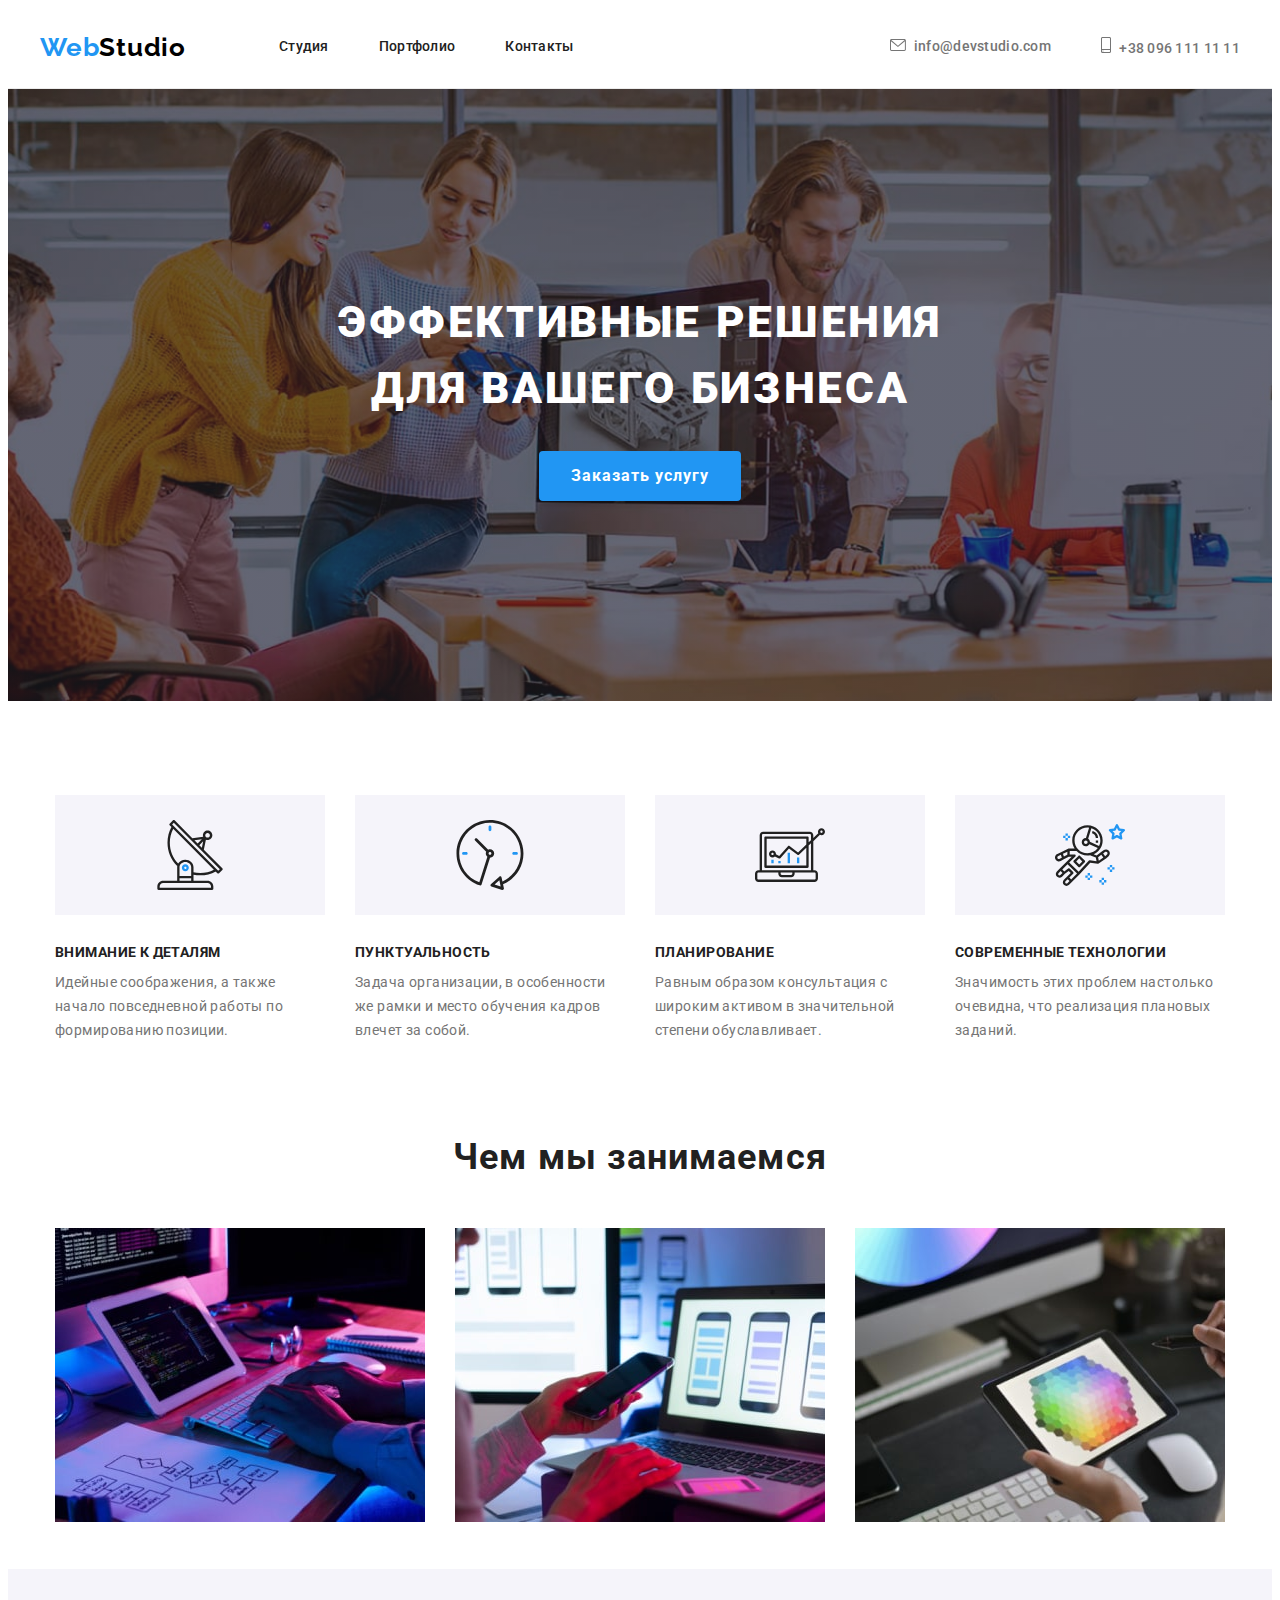
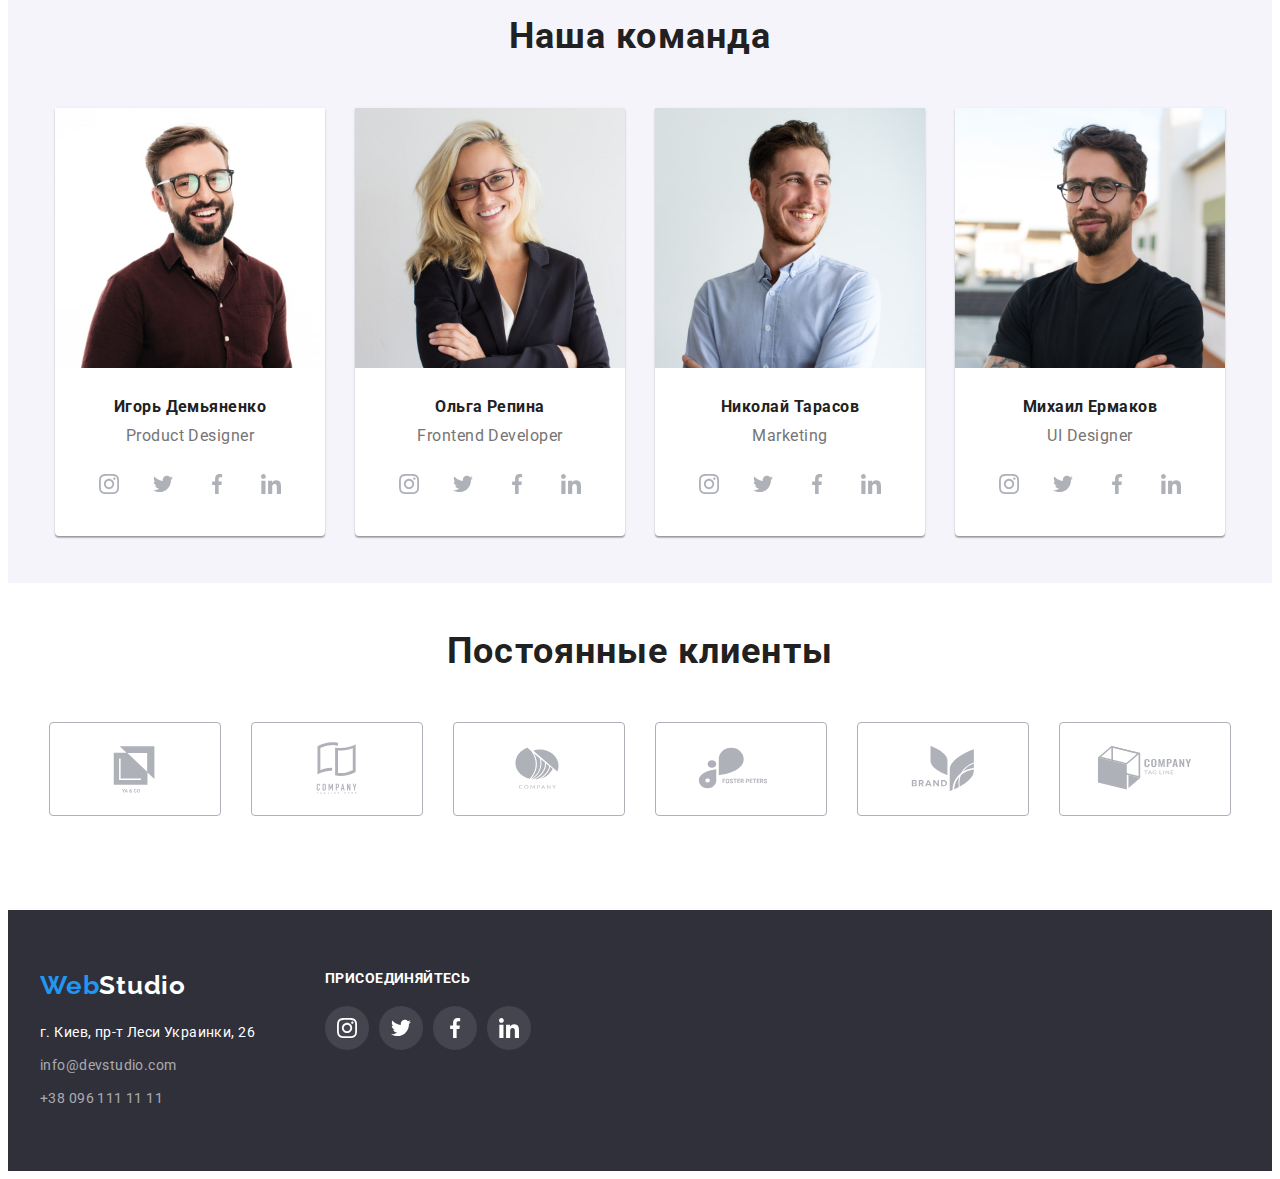
<file: index.html>
<!DOCTYPE html>
<html lang="ru">
<head>
    <meta charset="UTF-8">
    <meta http-equiv="X-UA-Compatible" content="IE=edge">
    <meta name="viewport" content="width=device-width, initial-scale=1.0">
    <title>WebStudio</title>
    <link rel="preconnect" href="https://fonts.googleapis.com">
    <link rel="preconnect" href="https://fonts.gstatic.com" crossorigin>
    <link href="https://fonts.googleapis.com/css2?family=Raleway:wght@700&family=Roboto:wght@400;500;700;900&display=swap" rel="stylesheet">
    <link rel="stylesheet" href="https://cdnjs.cloudflare.com/ajax/libs/modern-normalize/1.1.0/modern-normalize.min.css" integrity="sha512-wpPYUAdjBVSE4KJnH1VR1HeZfpl1ub8YT/NKx4PuQ5NmX2tKuGu6U/JRp5y+Y8XG2tV+wKQpNHVUX03MfMFn9Q==" crossorigin="anonymous" referrerpolicy="no-referrer" />
    <link rel="stylesheet" href="./css/style.css">
</head>
<body>
    <header class="header">
       <div class="container header-container">
         <a href="WebStudio" class="header-logo link" lang="en"><span class="accent">Web</span>Studio</a>
        <nav class="header-navigation">
         <ul class="header-list list">
           <li class="header-item">
                <a class="header-link link" href="">Студия</a>
            </li>
            <li class="header-item">
                <a class="header-link link" href="./portfolio.html">Портфолио</a>
            </li> 
            <li class="header-item">
                <a class="header-link link" href="">Контакты</a>
            </li>            
         </ul>
        </nav>
         <div class="header-contact">
          <ul class="header-address list">
            <li class="header-address-item">
                <a class="header-adress-link link" href="mailto:info@devstudio.com" aria-label="email">
                    <svg class="header-icon-svg" width="16" height="12">
                        <use href="./images/sprite.svg#icon-envelope-hover" class="svg-contact"></use>
                    </svg> info@devstudio.com
                </a>
            </li>
            <li class="header-address-item">
                <a class="header-adress-link link" href="tel:+380961111111" aria-label="tell">
                    <svg class="header-icon-svg" width="10" height="16">
                        <use href="./images/sprite.svg#icon-smartphone" class="svg-contact"></use>
                    </svg> +38 096 111 11 11
                </a>
            </li>
           </ul>
         </div>
        </div>
    </header>
        <main>
            <section class="hero">
                <div class="container hero-container">
                    <h1 class="hero-title">Эффективные решения 
                        для вашего бизнеса</h1>
                    <button class="hero-btn btn" type="button">Заказать услугу</button>
                </div>
            </section>
            <section class="about">
                <div class="container about-container">
                <ul class="about-list list">
                    <li class="about-item">
                        <div class="icon">
                            <svg class="pic-svg">
                              <use href="./images/sprite.svg#icon-antenna" class="svg-item"></use>
                            </svg>
                        </div>
                        <h3 class="about-title">Внимание к деталям</h3>
                        <p class="about-after-title">Идейные соображения, а также начало повседневной работы по формированию позиции.</p>
                    </li>
                    <li class="about-item">
                        <div class="icon">
                            <svg class="pic-svg">
                              <use href="./images/sprite.svg#icon-clock" class="svg-item"></use>
                            </svg>
                        </div>
                        <h3 class="about-title">Пунктуальность</h3>
                        <p class="about-after-title">Задача организации, в особенности же рамки и место обучения кадров влечет за собой.</p>
                    </li>
                    <li class="about-item">
                        <div class="icon">
                            <svg class="pic-svg">
                              <use href="./images/sprite.svg#icon-diagram" class="svg-item"></use>
                            </svg>
                        </div>
                        <h3 class="about-title">Планирование</h3>
                        <p class="about-after-title">Равным образом консультация с широким активом в значительной степени обуславливает.</p>
                    </li>
                    <li class="about-item">
                        <div class="icon">
                            <svg class="pic-svg">
                              <use href="./images/sprite.svg#icon-astronaut" class="svg-item"></use>
                            </svg>
                        </div>
                        <h3 class="about-title">Современные технологии</h3>
                        <p class="about-after-title">Значимость этих проблем настолько очевидна, что реализация плановых заданий.</p>
                    </li>
                </ul>
                </div>
            </section>
            <section class="foto">
                <div class="container foto-container">
                 <h2 class="foto-title">Чем мы занимаемся</h2>
                 <ul class="foto-list list" >
                    <li class="foto-foto"><img class="foto-link" src="./images/img-1.jpg" alt="Написание кода" width="370" height="294"></li>
                    <li class="foto-foto"><img class="foto-link" src="./images/img-2.jpg" alt="Подгонка программы" width="370" height="294"></li>
                    <li class="foto-foto"><img class="foto-link" src="./images/img-3.jpg" alt="Подбор цвета" width="370" height="294"></li>
                 </ul>
                </div>
            </section>
            <section class="time">
                <div class="container time-container">
                <h2 class="time-title">Наша команда</h2>
                <ul class="time-title-list list">
                    <li class="time-product">
                        <a class="time-btn link" href="">                        <img src="./images/img-a.jpg" alt="Product Designer" width="270" height="260">
                        <div class="time-text">
                          <h3 class="time-name">Игорь Демьяненко</h3>
                          <p class="after-time-name" lang="eng">Product Designer</p>
                        
                        <ul class="time-product-list social-list list">
                            <li class="social-item">
                                <a href="" class="social-link link">
                                    <svg class="social-icon">
                                        <use href="./images/sprite.svg#icon-instagram"></use>
                                    </svg>
                                </a>
                            </li>
                            <li class="social-item">
                                <a href="" class="social-link link">
                                    <svg class="social-icon">
                                        <use href="./images/sprite.svg#icon-twitter"></use>
                                    </svg>
                                </a>
                            </li>
                            <li class="social-item">
                                <a href="" class="social-link link">
                                    <svg class="social-icon">
                                        <use href="./images/sprite.svg#icon-facebook"></use>
                                    </svg>
                                </a>
                            </li>
                            <li class="social-item">
                                <a href="" class="social-link link">
                                    <svg class="social-icon">
                                        <use href="./images/sprite.svg#icon-linkedin"></use>
                                    </svg>
                                </a>
                            </li>
                          </ul>
                        </div>    
                    </a>
                    </li>
                    <li class="time-product">
                        <a class="time-btn link" href="">                        <img src="./images/img-b.jpg" alt="Product Designer" width="270" height="260">
                        <div class="time-text">
                          <h3 class="time-name">Ольга Репина</h3>
                          <p class="after-time-name" lang="en">Frontend Developer</p>
                          <ul class="time-product-list social-list list">
                            <li class="social-item">
                                <a href="" class="social-link link">
                                    <svg class="social-icon">
                                        <use href="./images/sprite.svg#icon-instagram"></use>
                                    </svg>
                                </a>
                            </li>
                            <li class="social-item">
                                <a href="" class="social-link link">
                                    <svg class="social-icon">
                                        <use href="./images/sprite.svg#icon-twitter"></use>
                                    </svg>
                                </a>
                            </li>
                            <li class="social-item">
                                <a href="" class="social-link link">
                                    <svg class="social-icon">
                                        <use href="./images/sprite.svg#icon-facebook"></use>
                                    </svg>
                                </a>
                            </li>
                            <li class="social-item">
                                <a href="" class="social-link link">
                                    <svg class="social-icon">
                                        <use href="./images/sprite.svg#icon-linkedin"></use>
                                    </svg>
                                </a>
                            </li>
                          </ul>
                        </div>
                        </a>
                    </li>
                    <li class="time-product">
                        <a class="time-btn link" href="">                        <img src="./images/img-c.jpg" alt="Product Designer" width="270" height="260">
                        <div class="time-text">
                          <h3 class="time-name">Николай Тарасов</h3>
                          <p class="after-time-name" lang="en">Marketing</p>
                          <ul class="time-product-list social-list list">
                            <li class="social-item">
                                <a href="" class="social-link link">
                                    <svg class="social-icon">
                                        <use href="./images/sprite.svg#icon-instagram"></use>
                                    </svg>
                                </a>
                            </li>
                            <li class="social-item">
                                <a href="" class="social-link link">
                                    <svg class="social-icon">
                                        <use href="./images/sprite.svg#icon-twitter"></use>
                                    </svg>
                                </a>
                            </li>
                            <li class="social-item">
                                <a href="" class="social-link link">
                                    <svg class="social-icon">
                                        <use href="./images/sprite.svg#icon-facebook"></use>
                                    </svg>
                                </a>
                            </li>
                            <li class="social-item">
                                <a href="" class="social-link link">
                                    <svg class="social-icon">
                                        <use href="./images/sprite.svg#icon-linkedin"></use>
                                    </svg>
                                </a>
                            </li>
                          </ul>
                        </div>
                        </a>
                    </li>
                    <li class="time-product">
                        <a class="time-btn link" href="">                        <img src="./images/img-d.jpg" alt="Product Designer" width="270" height="260">
                        <div class="time-text">
                          <h3 class="time-name">Михаил Ермаков</h3>
                          <p class="after-time-name" lang="en">UI Designer</p>
                          <ul class="time-product-list social-list list">
                            <li class="social-item">
                                <a href="" class="social-link link">
                                    <svg class="social-icon">
                                        <use href="./images/sprite.svg#icon-instagram"></use>
                                    </svg>
                                </a>
                            </li>
                            <li class="social-item">
                                <a href="" class="social-link link">
                                    <svg class="social-icon">
                                        <use href="./images/sprite.svg#icon-twitter"></use>
                                    </svg>
                                </a>
                            </li>
                            <li class="social-item">
                                <a href="" class="social-link link">
                                    <svg class="social-icon">
                                        <use href="./images/sprite.svg#icon-facebook"></use>
                                    </svg>
                                </a>
                            </li>
                            <li class="social-item">
                                <a href="" class="social-link link">
                                    <svg class="social-icon">
                                        <use href="./images/sprite.svg#icon-linkedin"></use>
                                    </svg>
                                </a>
                            </li>
                          </ul>
                        </div>
                        </a> 
                    </li>
                </ul>
                </div>
            </section>
            <section class="clients">
                <div class="container foto-clients">
                    <h2 class="foto-clients-title">Постоянные клиенты</h2>
                    <ul class="foto-clients-list list" >
                        <li class="clients-foto">
                         <a href="" class="clients-foto-link link">
                            <svg class="clients-foto-icon">
                                <use href="./images/sprite.svg#icon-logo1"></use>
                            </svg>
                         </a>
                        </li>
                        <li class="clients-foto">
                         <a href="" class="clients-foto-link link">
                            <svg class="clients-foto-icon">
                                <use href="./images/sprite.svg#icon-logo2"></use>
                            </svg>
                         </a>
                        </li>
                        <li class="clients-foto">
                         <a href="" class="clients-foto-link link">
                            <svg class="clients-foto-icon">
                                <use href="./images/sprite.svg#icon-logo3"></use>
                            </svg>
                         </a>
                        </li>
                        <li class="clients-foto">
                            <a href="" class="clients-foto-link link">
                               <svg class="clients-foto-icon">
                                   <use href="./images/sprite.svg#icon-logo4"></use>
                               </svg>
                            </a>
                        </li>
                        <li class="clients-foto">
                            <a href="" class="clients-foto-link link">
                               <svg class="clients-foto-icon">
                                   <use href="./images/sprite.svg#icon-logo5"></use>
                               </svg>
                            </a>
                        </li>
                        <li class="clients-foto">
                            <a href="" class="clients-foto-link link">
                               <svg class="clients-foto-icon">
                                   <use href="./images/sprite.svg#icon-logo6"></use>
                               </svg>
                            </a>
                        </li>
                    </ul>
                   </div>
            </section>
        </main>
        <footer class="footer-navigation">
            <div class="container footer-container">
                <div class="footer-left">
                <a href="WebStudio" class="footer-logo link" lang="en"><span class="accent-logo">Web</span>Studio</a>
                <address>
                <ul class="footer-navigation-list list">
                    <li class="footer-navigation-item">
                        <a class="footer-address-link link" href="">г. Киев, пр-т Леси Украинки, 26</a>
                    </li>
                    <li class="footer-navigation-item">
                        <a class="footer-addres-link link" href="mailto:info@devstudio.com">info@devstudio.com</a>
                    </li>
                    <li class="footer-navigation-item">
                        <a class="footer-addres-link link" href="tel:+380961111111">+38 096 111 11 11</a>
                    </li>
                </ul>
                </address>
                </div>
             <div class="footer-right">
                <h2 class="footer-social-title">Присоединяйтесь</h2>
                  <ul class="footer-social-list list">
                    <li class="footer-social-item link"><a href="" class="footer-social-link link">
                      <svg class="footer-social-icon">
                        <use href="./images/sprite.svg#icon-instagram"></use>
                      </svg>
                      </a> 
                    </li>
                    <li class="footer-social-item"><a href="" class="footer-social-link link">
                      <svg class="footer-social-icon">
                        <use href="./images/sprite.svg#icon-twitter"></use>
                      </svg>
                      </a>
                    </li>
                    <li class="footer-social-item"> <a href="" class="footer-social-link link">
                      <svg class="footer-social-icon">
                        <use href="./images/sprite.svg#icon-facebook"></use>
                      </svg>
                      </a>
                    </li>
                    <li class="footer-social-item"> <a href="" class="footer-social-link link">
                      <svg class="footer-social-icon">
                        <use href="./images/sprite.svg#icon-linkedin"></use>
                      </svg>
                      </a>
                    </li>
                  </ul>
              </div>
            </div>
        </footer>
    
</body>
</html>
</file>
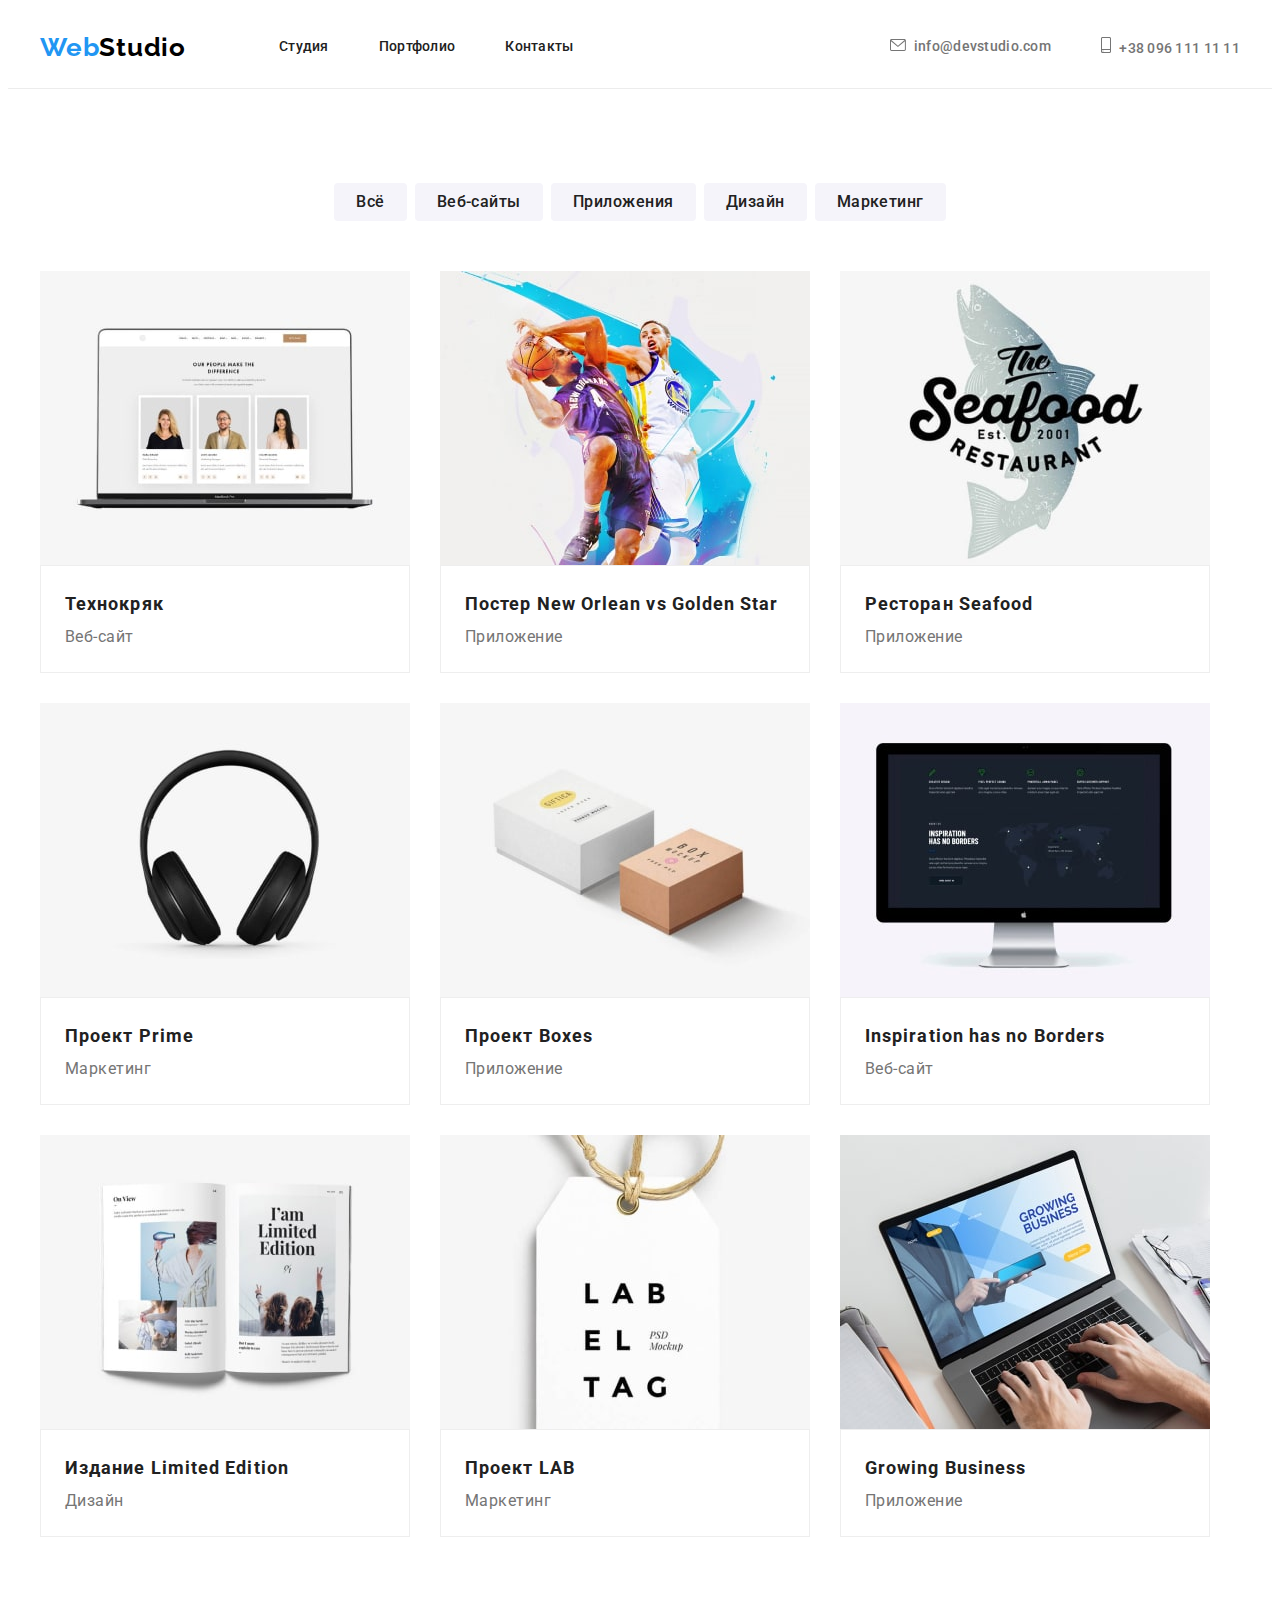
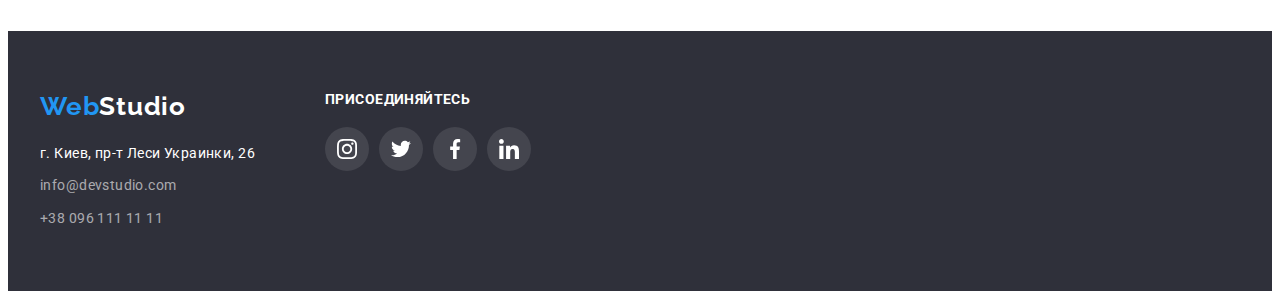
<file: portfolio.html>
<!DOCTYPE html>
<html lang="en">
<head>
    <meta charset="UTF-8">
    <meta http-equiv="X-UA-Compatible" content="IE=edge">
    <meta name="viewport" content="width=device-width, initial-scale=1.0">
    <title>Portfolio</title>
    <link rel="preconnect" href="https://fonts.googleapis.com">
    <link rel="preconnect" href="https://fonts.gstatic.com" crossorigin>
    <link href="https://fonts.googleapis.com/css2?family=Raleway:wght@700&family=Roboto:wght@400;500;700;900&display=swap" rel="stylesheet">
    <link rel="stylesheet" href="https://cdnjs.cloudflare.com/ajax/libs/modern-normalize/1.1.0/modern-normalize.min.css" integrity="sha512-wpPYUAdjBVSE4KJnH1VR1HeZfpl1ub8YT/NKx4PuQ5NmX2tKuGu6U/JRp5y+Y8XG2tV+wKQpNHVUX03MfMFn9Q==" crossorigin="anonymous" referrerpolicy="no-referrer" />
    <link rel="stylesheet" href="./css/style.css">
</head>
<body>
    <header class="header">
        <div class="container header-container">
          <a href="WebStudio" class="header-logo link" lang="en"><span class="accent">Web</span>Studio</a>
         <nav class="header-navigation">
          <ul class="header-list list">
            <li class="header-item">
                 <a class="header-link link" href="./index.html">Студия</a>
             </li>
             <li class="header-item">
                 <a class="header-link link" href="./portfolio.html">Портфолио</a>
             </li> 
             <li class="header-item">
                 <a class="header-link link" href="">Контакты</a>
             </li>            
          </ul>
         </nav>
          <div class="header-contact">
           <ul class="header-address list">
             <li class="header-address-item">
                 <a class="header-adress-link link" href="mailto:info@devstudio.com" aria-label="email">
                     <svg class="header-icon-svg" width="16" height="12">
                         <use href="./images/sprite.svg#icon-envelope-hover" class="svg-contact"></use>
                     </svg> info@devstudio.com
                 </a>
             </li>
             <li class="header-address-item">
                 <a class="header-adress-link link" href="tel:+380961111111" aria-label="tell">
                     <svg class="header-icon-svg" width="10" height="16">
                         <use href="./images/sprite.svg#icon-smartphone" class="svg-contact"></use>
                     </svg> +38 096 111 11 11
                 </a>
             </li>
            </ul>
          </div>
         </div>
     </header> 
    <main>
        <section class="button">
          <h1 class="visually-hidden" lang="en">Button</h1>
            <div class="container button-container">
            <ul class="button-list list">
                <li class="button-button">
                    <button class="button-link link" type="button">Всё</button>
                </li>
                <li class="button-button">
                    <button class="button-link link" type="button">Веб-сайты</button>
                </li>
                <li class="button-button">
                    <button class="button-link link" type="button">Приложения</button>
                </li>
                <li  class="button-button">
                    <button class="button-link link" type="button">Дизайн</button>
                </li>
                <li class="button-button">
                    <button class="button-link link" type="button">Маркетинг</button>
                </li>
            </ul>
            <h2 class="visually-hidden" lang="en">Portfolio</h2>
            <ul class="portfolio-list list">
                <li class="portfolio-item">
                    <a class="portfolio-link link" href="">
                    <img src="./images/img-p1.jpg" alt="Product" width="370" height="294">
                     <div class="product-content">                    
                      <h3 class="portfolio-title">Технокряк</h3>
                      <p class="portfolio-after-title">Веб-сайт</p>
                     </div> 
                    </a>
                </li>
                <li class="portfolio-item">
                    <a class="portfolio-link link" href="">
                    <img src="./images/img-p2.jpg" alt="Product" width="370" height="294">
                     <div class="product-content"> 
                      <h3 class="portfolio-title">Постер New Orlean vs Golden Star</h3>
                      <p class="portfolio-after-title">Приложение</p>
                     </div>
                    </a>
                </li>
                <li class="portfolio-item">
                    <a class="portfolio-link link" href="">
                    <img src="./images/img-p3.jpg" alt="Product" width="370" height="294">
                     <div class="product-content"> 
                      <h3 class="portfolio-title">Ресторан Seafood</h3>
                      <p class="portfolio-after-title">Приложение</p>
                     </div>
                    </a>
                </li>
                <li class="portfolio-item">
                    <a  class="portfolio-link link" href="">
                    <img src="./images/img-p4.jpg" alt="Product" width="370" height="294">
                     <div class="product-content"> 
                      <h3 class="portfolio-title">Проект Prime</h3>
                      <p class="portfolio-after-title">Маркетинг</p>
                     </div>
                    </a>
                </li>
                <li class="portfolio-item">
                    <a  class="portfolio-link link" href="">
                    <img src="./images/img-p5.jpg" alt="Product" width="370" height="294">
                     <div class="product-content"> 
                      <h3 class="portfolio-title">Проект Boxes</h3>
                      <p class="portfolio-after-title">Приложение</p>
                     </div>
                    </a>
                </li>
                <li class="portfolio-item">
                    <a  class="portfolio-link link" href="">
                    <img src="./images/img-p6.jpg" alt="Product" width="370" height="294">
                     <div class="product-content"> 
                      <h3 class="portfolio-title">Inspiration has no Borders</h3>
                      <p class="portfolio-after-title">Веб-сайт</p>
                     </div>
                    </a>
                </li>
                <li class="portfolio-item">
                    <a  class="portfolio-link link" href="">
                    <img src="./images/img-p7.jpg" alt="Product" width="370" height="294">
                     <div class="product-content"> 
                      <h3 class="portfolio-title">Издание Limited Edition</h3>
                      <p class="portfolio-after-title">Дизайн</p>
                     </div>
                    </a>
                </li>
                <li class="portfolio-item">
                    <a  class="portfolio-link link" href="">
                    <img src="./images/img-p8.jpg" alt="Product" width="370" height="294">
                     <div class="product-content"> 
                      <h3 class="portfolio-title">Проект LAB</h3>
                      <p class="portfolio-after-title">Маркетинг</p>
                     </div>
                    </a>
                </li>
                <li class="portfolio-item">
                    <a  class="portfolio-link link" href="">
                    <img src="./images/img-p9.jpg" alt="Product" width="370" height="294">
                     <div class="product-content">
                      <h3 class="portfolio-title">Growing Business</h3>
                      <p class="portfolio-after-title">Приложение</p>
                     </div>
                    </a>
                </li>
            </ul>
            </div>
        </section>
    </main>
    <footer class="footer-navigation">
        <div class="container footer-container">
            <div class="footer-left">
            <a href="WebStudio" class="footer-logo link" lang="en"><span class="accent-logo">Web</span>Studio</a>
            <address>
            <ul class="footer-navigation-list list">
                <li class="footer-navigation-item">
                    <a class="footer-address-link link" href="">г. Киев, пр-т Леси Украинки, 26</a>
                </li>
                <li class="footer-navigation-item">
                    <a class="footer-addres-link link" href="mailto:info@devstudio.com">info@devstudio.com</a>
                </li>
                <li class="footer-navigation-item">
                    <a class="footer-addres-link link" href="tel:+380961111111">+38 096 111 11 11</a>
                </li>
            </ul>
            </address>
            </div>
         <div class="footer-right">
            <h2 class="footer-social-title">Присоединяйтесь</h2>
              <ul class="footer-social-list list">
                <li class="footer-social-item link"><a href="" class="footer-social-link link">
                  <svg class="footer-social-icon">
                    <use href="./images/sprite.svg#icon-instagram"></use>
                  </svg>
                  </a> 
                </li>
                <li class="footer-social-item"><a href="" class="footer-social-link link">
                  <svg class="footer-social-icon">
                    <use href="./images/sprite.svg#icon-twitter"></use>
                  </svg>
                  </a>
                </li>
                <li class="footer-social-item"> <a href="" class="footer-social-link link">
                  <svg class="footer-social-icon">
                    <use href="./images/sprite.svg#icon-facebook"></use>
                  </svg>
                  </a>
                </li>
                <li class="footer-social-item"> <a href="" class="footer-social-link link">
                  <svg class="footer-social-icon">
                    <use href="./images/sprite.svg#icon-linkedin"></use>
                  </svg>
                  </a>
                </li>
              </ul>
          </div>
        </div>
    </footer>  
</body>
</html>
</file>
<file: css/style.css>
:root {
  --primary-title-color: #ffffff;
  --secondary-title-color: #212121;
  --primary-text-color:#757575;
  --secondary-text-color: #212121;
  --third-text-color: #000000;
  --accent-color: #2196f3;
}
p, h1, h2, h3, h4, h5, h6 {
  margin: 0;
}
ul {
  margin: 0;
  padding-left: 0;
}
img {
  display: block;
  max-width: 100%;
  height: auto;
  }
body {
  font-family: 'Roboto', sans-serif;
  letter-spacing: 0.03em;
}
a {
  display: block;
}
.link {
  text-decoration: none;
}
.list {
  list-style: none;
}
.container {
  width: 1200px;
  margin: 0 auto;
  padding-right: 15px;
  padding-left: 15px;
  
}

/*---------Header---------*/

.header {
  border-bottom: 1px solid #ececec;
  padding-top: 24px;
  padding-bottom: 25px;
}
.header-logo {
font-family: Raleway;
font-style: normal;
font-weight: bold;
font-size: 26px;
line-height: 1.19;
letter-spacing: 0.03em;
color: var(--third-text-color);
margin-right: 93px;
}
.accent {
color: var(--accent-color);
}
.header-link {
font-weight: 500;
font-size: 14px;
line-height: 1.14;
letter-spacing: 0.02em;
color: var(--secondary-text-color);
}
.header-link:hover,
.header-link:focus {
  color: var(--accent-color);
  }
.header-adress-link {
  font-weight: 500;
  font-size: 14px;
  line-height: 1.14;
  letter-spacing: 0.02em;
  color: var(--primary-text-color);
  }
.header-adress-link:hover,
.header-adress-link:focus {
  color: var(--accent-color);
}
.header-container {
  align-items: center;
  display: flex;
}
.header-navigation {
  display: flex;
  align-items: center;
}
.header-contact {
  display: flex;
  margin-left: auto;
}
.header-list {
  display: flex;
}
.header-address {
  display: flex;
  margin-left: auto;
}
.header-address-item{
  margin-left: auto;
  display: flex;
  align-items: center;
}
.header-list .header-item {
  margin-right: 50px;
 }
 .header-list .header-item:last-child {
  margin-right: 0;
 }
 .header-address .header-address-item {
   margin-right: 50px;
}
 .header-address .header-address-item:last-child {
 margin-right: 0;
 }
 .header-icon-svg {
   margin-right: 5px;
   fill: currentColor;
 }

/*----------HERO---------*/

.hero {
  background-color: #2F303A;
  background-image: linear-gradient(to right, 
rgba(47, 48, 58, 0.4), 
rgba(47, 48, 58, 0.4)),
  url(../images/Img-min.jpg);
  background-size: cover;
  background-repeat: no-repeat;
  background-position: center;
}
.hero-container {
padding-top: 200px;
padding-bottom: 200px;
align-items: center;
text-align: center;
}
.hero-title {
  margin: 0 auto;
  margin-bottom: 30px;
font-weight: 900;
font-size: 44px;
line-height: 1.5;
align-items: center;
text-align: center;
letter-spacing: 0.06em;
text-transform: uppercase;
color: var(--primary-title-color);
max-width: 696px;
}
.hero-btn {
  min-width: 200px;
  padding: 10px 32px;
  box-shadow: 0px 4px 4px rgba(0, 0, 0, 0.15);
  border-radius: 4px;
  background-color: var(--accent-color);
  cursor: pointer;
  font-family: Roboto;
  font-style: normal;
  font-weight: bold;
  font-size: 16px;
  line-height: 1.87;
  display: inline-block;
  align-items: center;
  text-align: center;
  letter-spacing: 0.06em;
  border:none;
  color: var(--primary-title-color);
}
.hero-btn:hover,
.hero-btn:focus {
  color: var(--primary-title-color);
  }
  /*--------ABOUT------*/

.about {
padding-top: 94px;
padding-bottom: 47px;
}
.about-list {
display: flex;
flex-wrap: wrap;
justify-content: center;
}
.about-list .about-item {
width: 270px;
}
.about-item{
flex-basis: calc((100% - 120px) / 4);
}
.about-item:not(:first-child) {
margin-left: 30px;
}
.icon {
  display: flex;
  height: 120px;
  margin-bottom: 30px;
  background-color: #F5F4FA;
  align-items: center;
  justify-content: center;
}
.pic-svg {
  width: 70px;
  height: 70px;
}
.about-after-title {
min-width: 270px;
margin: 0 auto;
}
.about-title {
  margin-bottom: 10px;
  font-size: 14px;
  line-height: 1.14;
  letter-spacing: 0.03em;
  text-transform: uppercase;
  color: var(--secondary-text-color);
}
.about-after-title {
  font-size: 14px;
  line-height: 1.71;
  letter-spacing: 0.03em;
  color: var(--primary-text-color);
}
/*-------FOTO------*/
.foto {
  padding-top: 47px;
  padding-bottom: 47px;
}
.foto-container .foto-title {
  align-items: center;
  text-align: center;
}
.foto-list {
display: flex;
flex-wrap: wrap;
justify-content: center;
}
.foto-foto {
flex-basis: calc((100% - 90px) / 3);
}
.foto-foto:not(:first-child) {
margin-left: 30px;
}

.foto-title {
 margin-bottom: 50px;
 font-size: 36px;
 line-height: 1.16;
 letter-spacing: 0.03em;
 color: var(--secondary-text-color);
}
/*-------TIME--------*/
.time {
padding-top: 47px;
padding-bottom: 47px;
background-color: #F5F4FA;
}
.time-container .time-title {
  align-items: center;
  text-align: center; 
}
.time-title-list {
  display: flex;
  flex-wrap: wrap;
  justify-content: center;
}
.time-product {
  background: var(--primary-title-color);
  box-shadow: 0px 1px 3px rgb(0 0 0 / 12%), 0px 1px 1px rgb(0 0 0 / 14%), 0px 2px 1px rgb(0 0 0 / 20%);
  border-radius: 0px 0px 4px 4px;
}
.time-product {
flex-basis:calc((100% - 120px) / 4);
}
.time-product:not(:first-child) {
  margin-left: 30px;
}
.time-text {
padding-top: 30px;
padding-bottom: 30px;
}
.time-name {
padding-bottom: 10px;
}
.time-title {
 margin-bottom: 50px;
 font-size: 36px;
line-height: 1.16;
letter-spacing: 0.03em;
color: var(--secondary-title-color);
}
.time-name {
font-size: 16px;
line-height: 1.18;
text-align: center;
letter-spacing: 0.03em;
color: var(--secondary-title-color);
}
.after-time-name {
  margin-bottom: 16px;
  font-size: 16px;
line-height: 1.18;
text-align: center;
letter-spacing: 0.03em;
color: var(--primary-text-color);
}
.social-list {
  display: flex;
  justify-content: center;
}
.social-item {
  width: 44px;
  height: 44px;
}
.social-item + .social-item {
margin-left: 10px;
}
.social-link {
  width: 100%;
  height: 100%;
  display: flex;
  align-items: center;
  justify-content: center;
  border-radius: 22px;
  background-color: var(--primary-title-color);
}
.social-link:hover, 
.social-link:focus {
background-color: var(--accent-color);
}
.social-link:hover .social-icon, 
.social-link:focus .social-icon {
fill: var(--primary-title-color);
}
.social-icon {
  width: 20px;
  height: 20px;
  fill: #AFB1B8;
}
/*-------CLIENTS---------*/
.clients {
  padding-top: 47px;
  padding-bottom: 94px;
}
.foto-clients-title {
  color: var(--secondary-title-color);
    font-size: 36px;
    font-style: normal;
    font-weight: 700;
    line-height: 1.17;
    letter-spacing: 0.03em;
    text-align: center;
    margin-bottom: 50px;
}
.foto-clients-list {
  margin: 0;
  padding: 0;
  display: flex;
  justify-content: center;
  list-style: none;
  padding-inline-start: 0;
  margin-inline-end: 0;
  align-items: center;
}
.clients-foto {
  display: flex;
  align-items: center;
  justify-content: center;
}
.clients-foto {
  margin-right: 30px;
}
.clients-foto:last-child {
margin-right: 0;
}
.clients-foto-link {
  display: flex;
    width: 170px;
    height: 92px;
    background-color: transparent;
    color: #afb1b8;
    border: 1px solid #afb1b8;
    border-radius: 4px;
    align-items: center;
    justify-content: center;
}
.clients-foto-icon {
  width: 106px;
  height: 60px;
  fill: currentColor;
}
.clients-foto-link:hover, 
.clients-foto-link:focus {
background-color:var(--primary-title-color);
border-color: var(--accent-color);
}
.clients-foto-link:hover .clients-foto-icon, 
.clients-foto-link:focus .clients-foto-icon {
fill:var(--accent-color);
}

/*-------FOOTER------*/
.footer-container{
  display: flex;
  align-items: flex-start;
}
.footer-left{
  margin-right: 70px;
}
.footer-navigation {
  background-color: #2F303A;
  padding-top: 60px;
  padding-bottom: 60px;
}
.footer-logo {
display: block;
margin-bottom: 20px;
font-family: Raleway;
font-style: normal;
font-weight: bold;
font-size: 26px;
line-height: 1.19;
letter-spacing: 0.03em;
color: var(--primary-title-color);
}
.accent-logo {
color: var(--accent-color);
}
.footer-navigation-item:not(:last-child) {
margin-bottom: 9px;
}
.footer-address-link {
font-family: Roboto;
font-style: normal;
font-weight: 400;
font-size: 14px;
line-height: 1.71;
letter-spacing: 0.03em;
color: var(--primary-title-color);
}
.footer-address-link:hover,
.footer-address-link:focus {
  color: var(--accent-color);
}
.footer-addres-link {
 font-family: Roboto;
font-style: normal;
font-weight: 400;
font-size: 14px;
line-height: 1.71;
letter-spacing: 0.03em;
color: rgba(255, 255, 255, 0.6);
}
.footer-addres-link:hover,
.footer-addres-link:focus {
  color: var(--accent-color);
}

.footer-social-title {
  display: block;
  margin-bottom: 20px;
  font-weight: 700;
  font-size: 14px;
  line-height: 1.143;
  letter-spacing: 0.03em;
  text-transform: uppercase;
  color: var(--primary-title-color);
}
.footer-social-list {
  align-items: center;
  justify-content: center;
  display: flex;
}
.footer-social-item {
  width: 44px;
  height: 44px;
}
.footer-social-item:not(:last-child) {
  margin-right: 10px;
}

.footer-social-link {
  display: flex;
    background-color: rgba(255, 255, 255, 0.1);
    padding: 0;
    width: 100%;
    height: 100%;
    border-radius: 50%;
    justify-content: center;
    align-items: center;
}
.footer-social-icon {
  width: 20px;
  height: 20px;
  fill:var(--primary-title-color);
}
.footer-social-link:hover, 
.footer-social-link:focus {
background-color:var(--accent-color);
}
.footer-social-link:hover .footer-social-icon, 
.footer-social-link:focus .footer-social-icon {
fill:var(--primary-title-color);
}

/*--------PORTFOLIO------*/

.button {
  padding-top: 94px;
  padding-bottom: 94px;
}
.button-list {
display: flex;
align-items: center;
justify-content: center;
margin-bottom: 50px;
}
.visually-hidden {
  position: absolute;
  width: 1px;
  height: 1px;
  margin: -1px;
  padding: 0;
  overflow: hidden;
  border: 0;
  clip: rect(0 0 0 0);
}
.button-button {
margin-right: 8px;
align-items: center;
}
.button-button:last-child {
margin-right: 0;
}
.button-link {
margin: 0 auto;
padding: 6px 22px;
font-family: Roboto;
font-style: normal;
font-weight: 500;
font-size: 16px;
line-height: 1.62;
letter-spacing: 0.03em;
color: var(--secondary-title-color);
cursor: pointer;
text-align: center;
background-color: #F5F4FA;
border-radius: 4px;
border:none;
}
.button-link:hover,
.button-link:focus,
.button-link:active {
background-color: #2196F3;
color: var(--primary-title-color);
border-radius: 4px;
}
.portfolio-list {
display: flex;
flex-wrap: wrap;
}
.portfolio-item {
  display: block;
  flex-basis: auto;
margin-right: 30px;
margin-bottom: 30px;
}
.portfolio-item:nth-child(3n) {
margin-right: 0;
}
.portfolio-item:nth-last-child(-n + 3) {
  margin-bottom: 0;
}
.portfolio-link:hover, 
.portfolio-link:focus, 
.portfolio-link:active {
  box-shadow: 0px 1px 1px rgb(0 0 0 / 12%), 0px 4px 4px rgb(0 0 0 / 6%), 1px 4px 6px rgb(0 0 0 / 16%);
}
.product-content {
padding: 20px 24px;
border: 1px solid #EEEEEE;
}
.portfolio-title {
font-family: Roboto;
font-style: normal;
font-weight: 700;
font-size: 18px;
line-height: 2;
letter-spacing: 0.06em;
color: var(--secondary-text-color);
}
.portfolio-after-title {
font-family: Roboto;
font-style: normal;
font-weight: 400;
font-size: 16px;
line-height: 1.87;
letter-spacing: 0.03em;
color: var(--primary-text-color);
}
</file>
